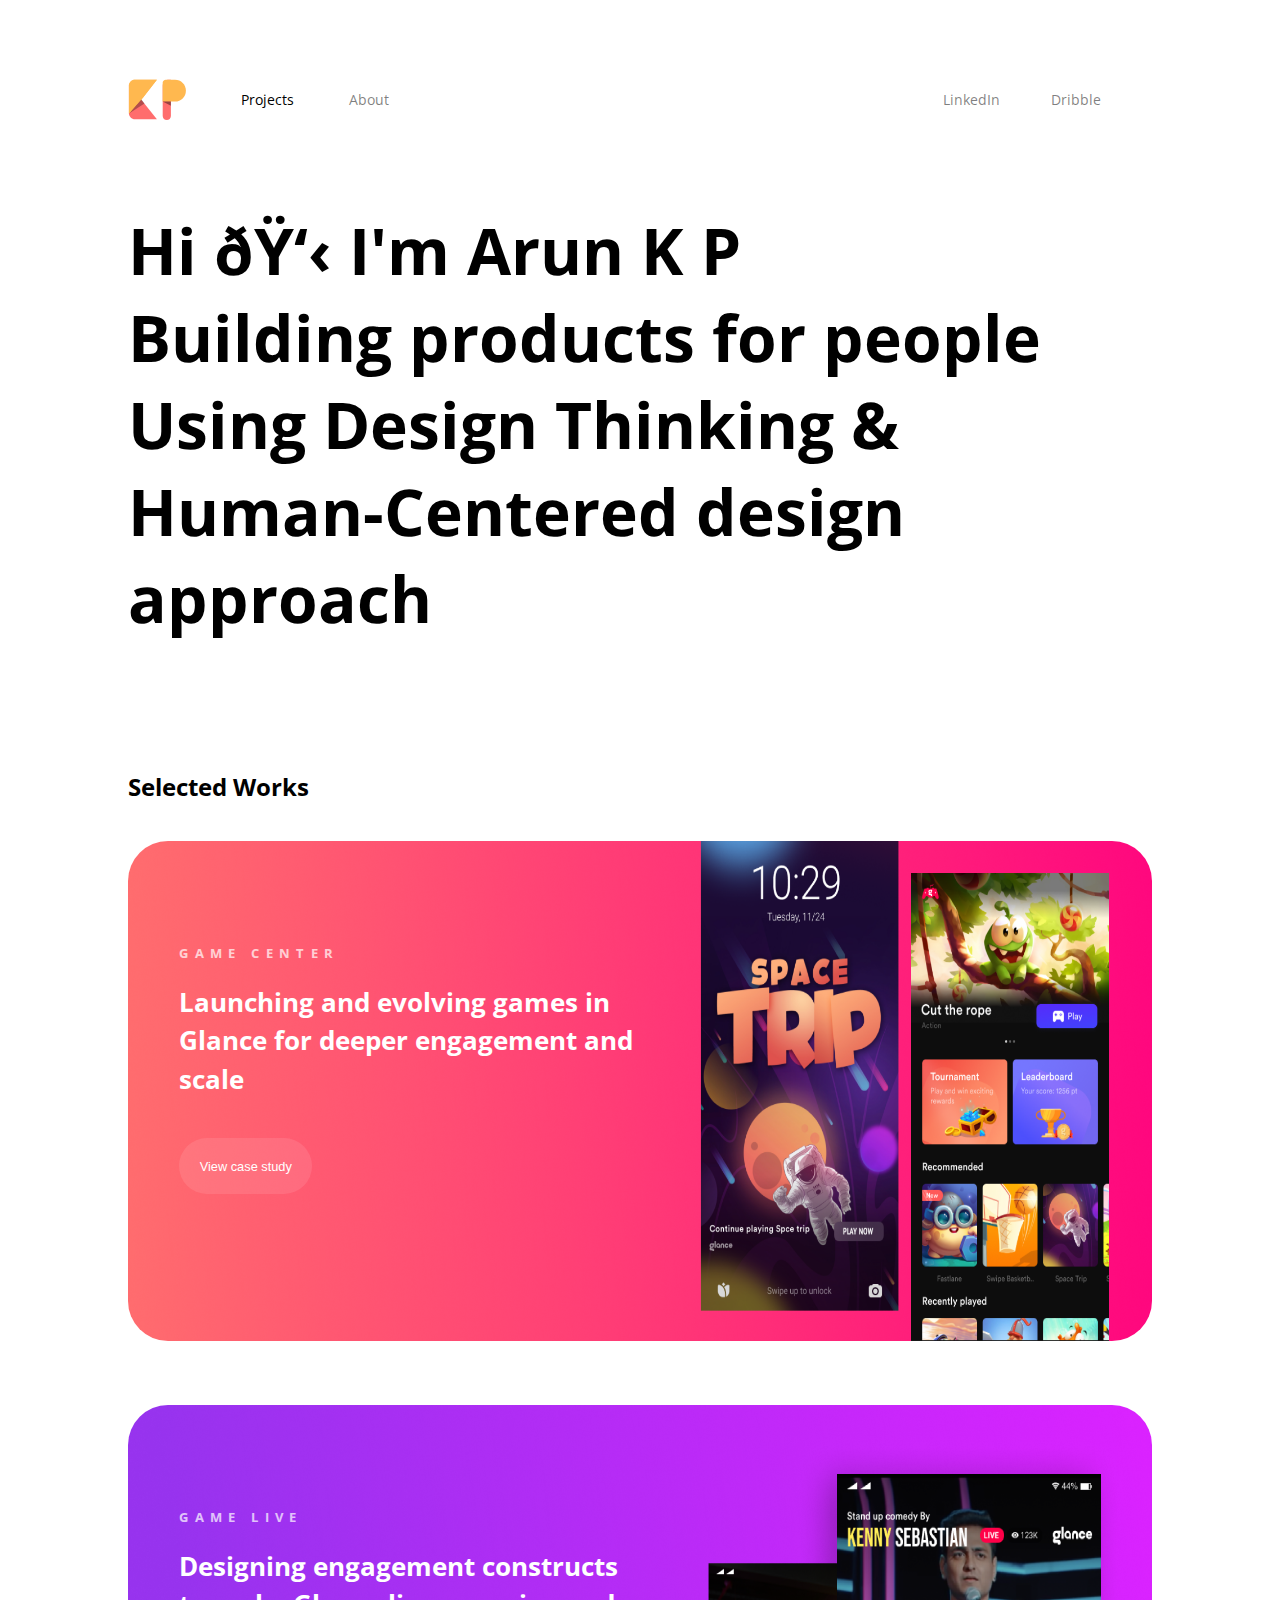
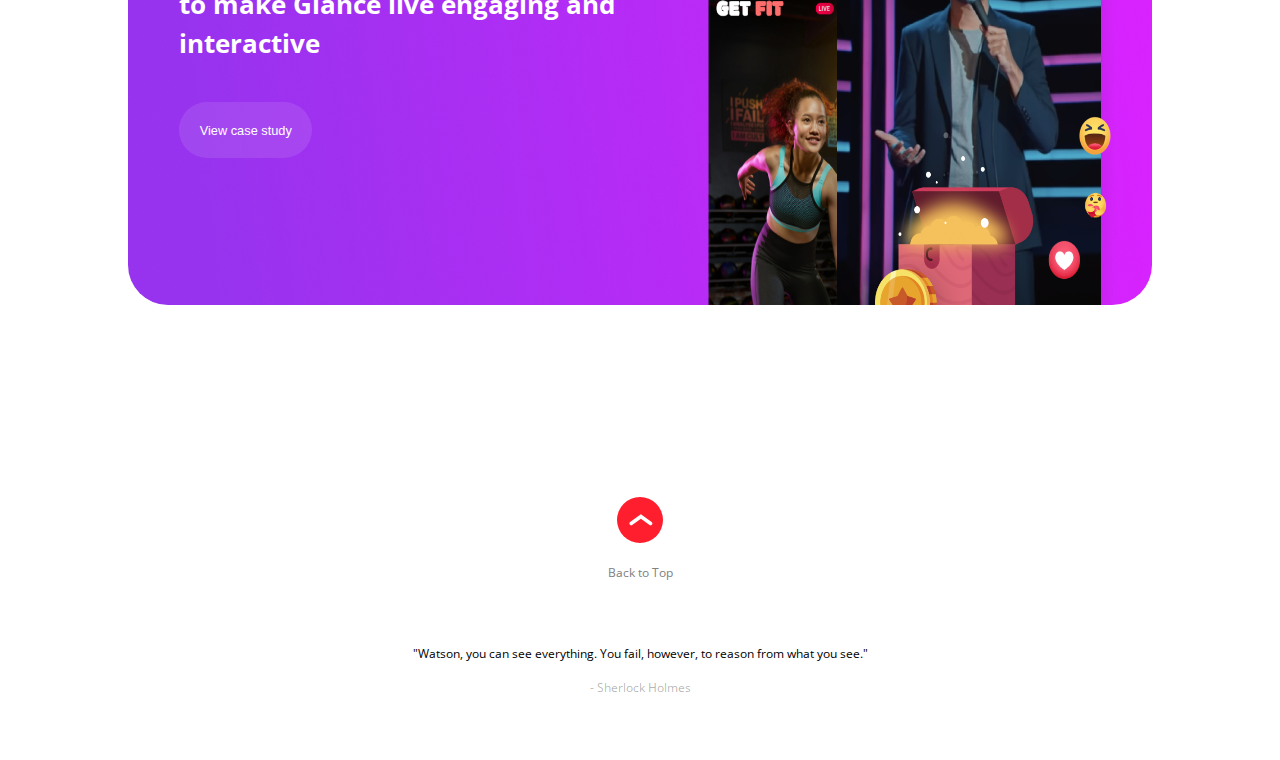
<file: index.html>
<!DOCTYPE html>
<html lang="en">
<head>
    <meta name=”description” content="I am Arun K P, a product designer based in Banglore, solving problems of 100 millions users at Glance”>
    <meta charset="UTF-8">
    <meta name="viewport" content="width=device-width, initial-scale=1.0">
    <title>ARUN K P</title>
    <link rel="icon" type="image/png" href="assets/icon.png"/>
    <meta name="image" property="og:image" content="../assets/me5.JPG">
    <link rel="preconnect" href="https://fonts.googleapis.com">
<link rel="preconnect" href="https://fonts.gstatic.com" crossorigin>
<link href="https://fonts.googleapis.com/css2?family=Open+Sans:wght@300;400&display=swap" rel="stylesheet">
<link href="style.css" rel="stylesheet">
</head>
<body>

    <div class="mobile-fallback">
        <h2>Try in larger screen 💻</h2>
        <h6>Sorry, the website isn't optimized for smaller screens.</h6>
    </div>
    <section class="banner">
        <nav class="navigation">
            <a href="/index.html" class="myname">
                <svg width="58" height="41" viewBox="0 0 58 41" fill="none" xmlns="http://www.w3.org/2000/svg">
                <path d="M0.912109 34.3173L0.912109 5.16162L28.9001 40.3173H6.91211C3.5984 40.3173 0.912109 37.631 0.912109 34.3173Z" fill="#FF6D6D"/>
                <path d="M0.912109 6.72447L0.912109 34.5L14.9061 18.8143L28.9001 0.724472H6.91211C3.5984 0.724472 0.912109 3.41077 0.912109 6.72447Z" fill="#FFB84F"/>
                <path d="M16.5 24.5L1 34.5L13 20L16.5 24.5Z" fill="black" fill-opacity="0.3"/>
                <path d="M0.912109 6.72447L0.912109 34.5L14.9061 18.8143L28.9001 0.724472H6.91211C3.5984 0.724472 0.912109 3.41077 0.912109 6.72447Z" fill="#FFB84F"/>
                <path d="M34.7026 6.7245C34.7026 3.41079 37.3889 0.724487 40.7026 0.724487L42.8943 0.724487V36.9041C42.8943 39.1662 41.0605 40.9999 38.7984 40.9999C36.5364 40.9999 34.7026 39.1662 34.7026 36.9041V6.7245Z" fill="#FF6D6D"/>
                <path d="M34.7026 3.75183C34.7026 2.07987 36.058 0.724487 37.73 0.724487L46.9901 0.724487C53.0222 0.724487 57.9122 5.6145 57.9122 11.6466C57.9122 17.6788 53.0222 22.5688 46.9901 22.5688H34.7026V3.75183Z" fill="#FFB84F"/>
                <path d="M34.7026 22.5688H42.8943V26.6646L34.7026 22.5688Z" fill="black" fill-opacity="0.4"/>
                </svg>
            </a> 
            <a href="/index.html" class="active-menu">Projects</a> 
            <a href="/about.html">About</a> 
            <a href="https://dribbble.com/coffeeandbrushes">Dribble</a> 
            <a href="https://www.linkedin.com/in/coffeeandbrushes/">LinkedIn</a>
        </nav>
        <header class="main-title">

            <h1><span style="font-weight: 700;">Hi 👋 I'm Arun K P </span><br>Building products for people
                Using Design Thinking & Human-Centered design approach</h1>
            <!-- <p>I’m Arun K P, a product designer based in Banglore, <br>solving problems of 100 millions users at Glance.</p> -->
        </header>
    </section>

    <h2 class="case-study-title">Selected Works</h2>

    <!-- Case study 1 -->
    <section class="case-study case-study-one" id="case-study-one">
        <h5>GAME CENTER</h5>
        <h1>Launching and evolving games in Glance for deeper engagement and  scale</h1>
        <br>
        <button id="case-study-one-btn">View case study</button>
    </section>

    <!-- Case study 2 -->
    <section class="case-study case-study-one" id="case-study-two">
        <h5>GAME LIVE</h5>
        <h1>Designing engagement constructs to make Glance live engaging and interactive</h1>
        <br>
        <button id="case-study-one-btn">View case study</button>
    </section>
  

  

    <section class="go-to-top" id="got-top">
        <svg width="46px" height="46px" viewBox="0 0 26 26" version="1.1" xmlns="http://www.w3.org/2000/svg" xmlns:xlink="http://www.w3.org/1999/xlink">
            <title>Group</title>
            <g id="Page-1" stroke="none" stroke-width="1" fill="none" fill-rule="evenodd">
                <g id="Desktop-HD" transform="translate(-590.000000, -2560.000000)">
                    <g id="Group" transform="translate(590.000000, 2560.000000)">
                        <rect id="Rectangle" fill="#FF1E2E" x="0" y="0" width="26" height="26" rx="13"></rect>
                        <polyline id="Path-4" stroke="#FFFFFF" stroke-width="2" stroke-linecap="round" points="8 15 13.5 11 19 15"></polyline>
                    </g>
                </g>
            </g>
        </svg>
        <br>
        <br>
        <a>Back to Top</a>

    </section>


    <section class="foot">
        
            "Watson, you can see everything. You fail, however, to reason from what you see."<br><br>
            <span>- Sherlock Holmes </span>
        
    </section>



    <script type="text/javascript">

        var go_top = document.getElementById('got-top');

        go_top.addEventListener("click", function(){
            window.scrollTo({top: 0, behavior: 'smooth'});
        });

        var case_study_one = document.getElementById('case-study-one');

        case_study_one.addEventListener("click", function(){
            window.open("/case study one.html","_self");
        });

        var case_study_two = document.getElementById('case-study-two');

        case_study_two.addEventListener("click", function(){
            window.open("/case study two.html","_self");
        });

        

        
    </script>

</body>
</html>
</file>
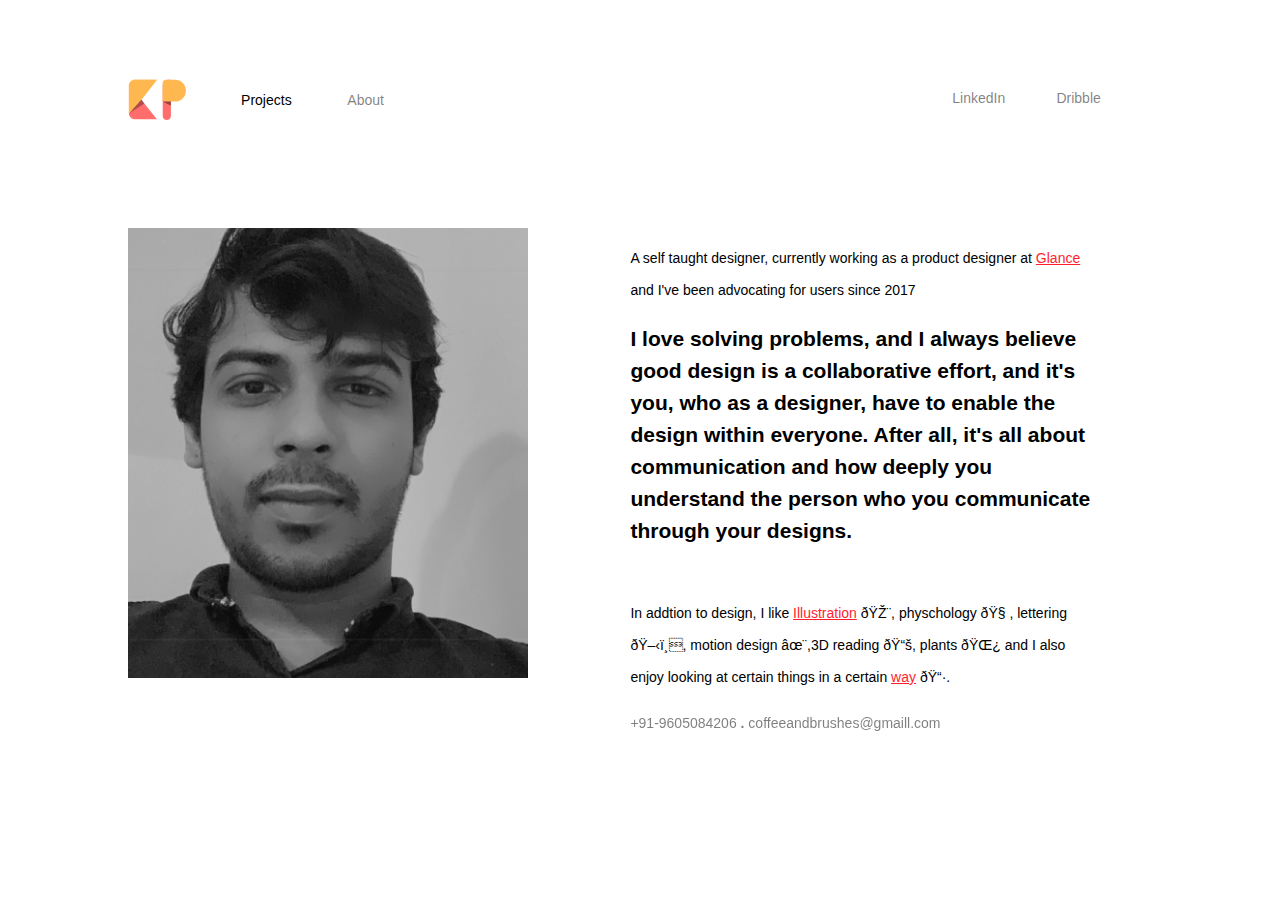
<file: about.html>
<!DOCTYPE html>
<html lang="en">
<head>
    <meta name=”description” content="I am Arun K P, a product designer based in Banglore, solving problems of 100 millions users at Glance”>
    <meta charset="UTF-8">
    <meta name="viewport" content="width=device-width, initial-scale=1.0">
    <title>ARUN K P</title>
    <link rel="icon" type="image/png" href="assets/icon.png"/>
    <link href="https://fonts.googleapis.com/css2?family=Poppins:wght@300;400;500;700&family=Galada&display=swap" rel="stylesheet">
    <link href="style.css" rel="stylesheet">
    <style type="text/css">
  
    

    </style>
</head>
<body>

    <section class="banner">
        <nav class="navigation">
            <a href="/index.html" class="myname">
                <svg width="58" height="41" viewBox="0 0 58 41" fill="none" xmlns="http://www.w3.org/2000/svg">
                <path d="M0.912109 34.3173L0.912109 5.16162L28.9001 40.3173H6.91211C3.5984 40.3173 0.912109 37.631 0.912109 34.3173Z" fill="#FF6D6D"/>
                <path d="M0.912109 6.72447L0.912109 34.5L14.9061 18.8143L28.9001 0.724472H6.91211C3.5984 0.724472 0.912109 3.41077 0.912109 6.72447Z" fill="#FFB84F"/>
                <path d="M16.5 24.5L1 34.5L13 20L16.5 24.5Z" fill="black" fill-opacity="0.3"/>
                <path d="M0.912109 6.72447L0.912109 34.5L14.9061 18.8143L28.9001 0.724472H6.91211C3.5984 0.724472 0.912109 3.41077 0.912109 6.72447Z" fill="#FFB84F"/>
                <path d="M34.7026 6.7245C34.7026 3.41079 37.3889 0.724487 40.7026 0.724487L42.8943 0.724487V36.9041C42.8943 39.1662 41.0605 40.9999 38.7984 40.9999C36.5364 40.9999 34.7026 39.1662 34.7026 36.9041V6.7245Z" fill="#FF6D6D"/>
                <path d="M34.7026 3.75183C34.7026 2.07987 36.058 0.724487 37.73 0.724487L46.9901 0.724487C53.0222 0.724487 57.9122 5.6145 57.9122 11.6466C57.9122 17.6788 53.0222 22.5688 46.9901 22.5688H34.7026V3.75183Z" fill="#FFB84F"/>
                <path d="M34.7026 22.5688H42.8943V26.6646L34.7026 22.5688Z" fill="black" fill-opacity="0.4"/>
                </svg>
            </a> 
            <a href="/index.html" class="active-menu">Projects</a> 
            <a href="/about.html">About</a> 
            <a href="https://dribbble.com/coffeeandbrushes">Dribble</a> 
            <a href="https://www.linkedin.com/in/coffeeandbrushes/">LinkedIn</a>
        </nav>
        
    </section>

    
    <section class="about-section">

        <div class="my-image">
            <img src="../assets/me5.JPG" />
            
        </div>

          
          <div class="about-me">
            
            <p>
                A self taught designer, currently working as a product designer at <a href="http://glance.com/">Glance</a> and I've been advocating for users since 2017 <h2>I love solving problems, and I always believe good design is a collaborative effort, and it's you, who as a designer, have to enable the design within everyone. After all, it's all about communication and how deeply you understand the person who you communicate through your designs.</h2>
                <br>
                
                In addtion to design, I like <a href="https://dribbble.com/coffeeandbrushes">Illustration</a> 🎨, physchology 🧠, lettering 🖋️, motion design ✨,3D reading 📚, plants 🌿 and I also enjoy looking at certain things in a certain <a href="https://www.instagram.com/arun_kaypea/">way</a> 📷.
            </p>
            
            <p style="opacity: 0.5;">+91-9605084206 <b>.</b> coffeeandbrushes@gmaill.com </p>

          </div>
    </section>

    




    <script type="text/javascript">

        
        
    </script>

</body>
</html>
</file>
<file: style.css>
body{
    font-family: 'Open Sans', sans-serif;
    margin: 0 auto;
    
}

.banner{
    padding-left: 10%;
    padding-top: 5%;
    padding-right: 10%

}
.navigation{
    height: 100px;
}

.navigation a{
    text-decoration: none;
    color: rgba(0,0,0,0.5);
    font-size: 14px;
    margin-right: 5%;
    height: 100px;
    font-weight: 400;
    padding-top: 0px;
    
}






.navigation a:first-child{
    position: relative;
    top: 15%;
    
}



/* .banner{
    background-image: url("/assets/bg.png");
    background-size: 100% auto;
    padding-bottom: 5%;
} */

.main-title h1{
    font-size: 5vw;
    font-family: 'Open Sans', sans-serif;
    font-weight: 700;
}

.main-title p{
    font-size: 24px;
    line-height: 50px;
    color: rgba(0,0,0,0.6);
    font-weight: 100;

}

.case-study-title{
    margin-left: 10%;
    margin-top: 10%;
}

.case-study{
    margin: 10% 10% 5% 10%;
    border-radius: 40px;
    color: white;
   
    
}

.case-study-one{
    margin-top: 3%;
}

.case-study-one:hover{
 
  cursor: pointer;
}

#case-study-one{
    
    height: 500px; 
    background-image: url("/assets/case\ study\ one.png");
    background-repeat: no-repeat;
    background-size: 100% 500px;


}

#case-study-two{
    height: 500px; 
    background-image: url("/assets/case\ study\ two.png");
    background-repeat: no-repeat;
    background-size: 100% 500px;
}








.case-study h1{
    font-size: 2vw;
    padding: 0% 50% 0% 5%;
    line-height: 150%;
}

.case-study button{
    margin-left: 5%;
    border: none;
    background-color: rgba(255, 255, 255, 0.1);
    padding: 2%;
    color: white;
    border-radius: 50px;
    font-weight: 500;
    font-size: 1vw;
    transition: 0.4s ease-in-out;
}

.case-study h5{
    margin-left: 5%;
    padding-top: 10%;
    letter-spacing: 0.5vw;
    opacity: 0.7;
}
    

.case-study-one:hover > #case-study-one-btn{
    background-color: white;
    color: black;
}






.foot{
    margin-left: 10%;
    margin-right: 10%;
    text-align: center;
    padding: 5% 5% 5% 5%;
    font-size: 12px;
}

.foot span{
    color: rgba(0,0,0,0.3);
    margin-top: 10%;
}



.image2{
    background-image: url("assets/thumbnail.png");
}



.go-to-top{
    text-align: center;
    font-size: 12px;
    margin-top: 15%;
    color: grey;
    cursor: pointer;
}



.navigation a:hover {
    color: black;
}

.navigation a:nth-child(4){
    padding-top: 2.5%;
    float: right;
}
.navigation a:nth-child(5){
    padding-top: 2.5%;
    float: right;

}

.active-menu{
    color: black !important;
    font-weight: 500;
}

.myname{
    position: absolute;
}


.game-center img{
    max-width: 100%;
   height: auto;
   display: block;
  
   
}

.pitara{
    
}

.pitara-container{
}

.mobile-fallback{
    width: 100%;
    height: 100%;
    position: absolute;
    z-index: 55;
    display: none;
    background-color: rgba(0, 0, 0, 0.99);
    text-align: center;
    color: white;
    padding-top: 50%;
}

/*about style*/
.about-section{
    margin: 5% 10% 10% 10%;
    display: flex;
}


.about-me{
    padding-right: 5%;
    font-size: 14px;
    line-height: 32px;
    padding-left: 10%;

}

.about-me a{
    color: #FF1E2E;
    cursor: pointer;
    text-decoration: underline;
}

.letter{
    width: 100px;
    height: auto;
    
}

.my-image img{
    width: 400px;
    height: 450px;
    object-fit: cover;
    border-radius: 0px;
    -webkit-filter: grayscale(100%);  
    filter: grayscale(100%);

}

@media screen and (max-width: 600px) {
  
    .mobile-fallback{
        display: block;
    }
  }
</file>
